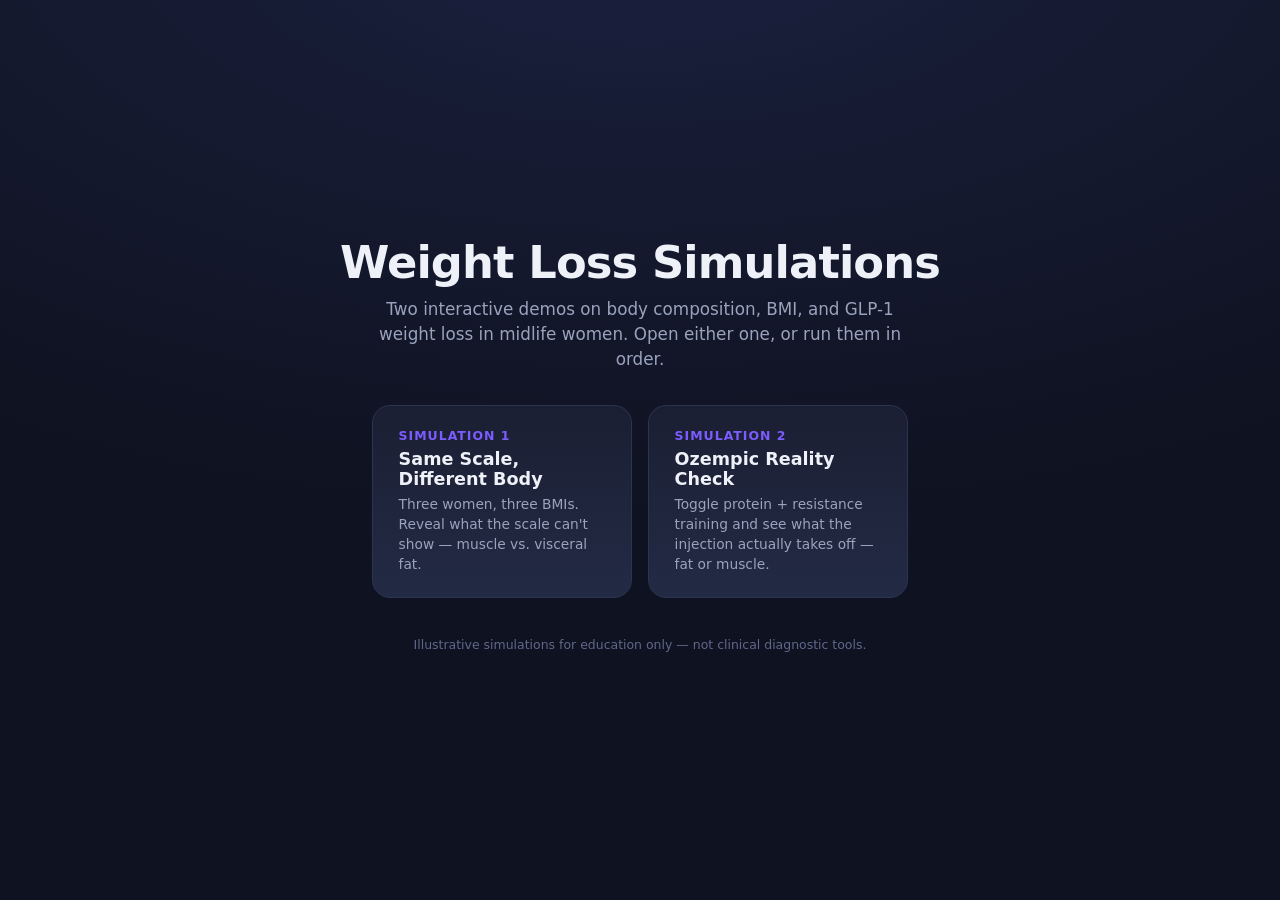
<file: index.html>
<!DOCTYPE html>
<html lang="en">
<head>
  <meta charset="UTF-8" />
  <meta name="viewport" content="width=device-width, initial-scale=1.0" />
  <title>Weight Loss Simulations — Demos</title>
  <style>
    :root {
      --bg: #0f1220;
      --text: #eef1f8;
      --muted: #9aa3bd;
      --accent: #7c5cff;
      --accent-2: #4e8cff;
    }
    * { box-sizing: border-box; }
    body {
      margin: 0;
      font-family: system-ui, -apple-system, "Segoe UI", Roboto, sans-serif;
      background: radial-gradient(1200px 600px at 50% -10%, #1b2140, var(--bg));
      color: var(--text);
      min-height: 100vh;
      display: grid;
      place-items: center;
    }
    .wrap {
      text-align: center;
      padding: 2.5rem 1.5rem;
      max-width: 760px;
    }
    h1 {
      margin: 0 0 .5rem;
      font-size: clamp(1.7rem, 4vw, 2.8rem);
      letter-spacing: -0.02em;
    }
    .sub {
      color: var(--muted);
      font-size: 1.05rem;
      line-height: 1.5;
      margin: 0 auto 2rem;
      max-width: 560px;
    }
    .links {
      display: flex;
      gap: 1rem;
      justify-content: center;
      flex-wrap: wrap;
    }
    .card {
      display: block;
      text-decoration: none;
      color: var(--text);
      background: linear-gradient(180deg, #1a1f33, #232a44);
      border: 1px solid #2c3454;
      border-radius: 18px;
      padding: 1.4rem 1.6rem;
      width: 260px;
      text-align: left;
      transition: transform .18s ease, border-color .18s ease, box-shadow .18s ease;
    }
    .card:hover {
      transform: translateY(-4px);
      border-color: var(--accent);
      box-shadow: 0 14px 34px rgba(124, 92, 255, .22);
    }
    .card .num {
      font-size: .78rem;
      font-weight: 700;
      letter-spacing: .08em;
      text-transform: uppercase;
      color: var(--accent);
      margin-bottom: .4rem;
    }
    .card .title {
      font-size: 1.1rem;
      font-weight: 700;
      margin-bottom: .35rem;
    }
    .card .desc {
      font-size: .86rem;
      color: var(--muted);
      line-height: 1.45;
    }
    .foot {
      margin-top: 2.4rem;
      color: #5f688a;
      font-size: .78rem;
    }
  </style>
</head>
<body>
  <main class="wrap">
    <h1>Weight Loss Simulations</h1>
    <p class="sub">
      Two interactive demos on body composition, BMI, and GLP-1 weight loss
      in midlife women. Open either one, or run them in order.
    </p>

    <div class="links">
      <a class="card" href="./sim1-bmi-reveal/">
        <div class="num">Simulation 1</div>
        <div class="title">Same Scale, Different Body</div>
        <div class="desc">
          Three women, three BMIs. Reveal what the scale can't show —
          muscle vs. visceral fat.
        </div>
      </a>

      <a class="card" href="./sim2-ozempic-toggle/">
        <div class="num">Simulation 2</div>
        <div class="title">Ozempic Reality Check</div>
        <div class="desc">
          Toggle protein + resistance training and see what the injection
          actually takes off — fat or muscle.
        </div>
      </a>
    </div>

    <p class="foot">Illustrative simulations for education only — not clinical diagnostic tools.</p>
  </main>
</body>
</html>
</file>
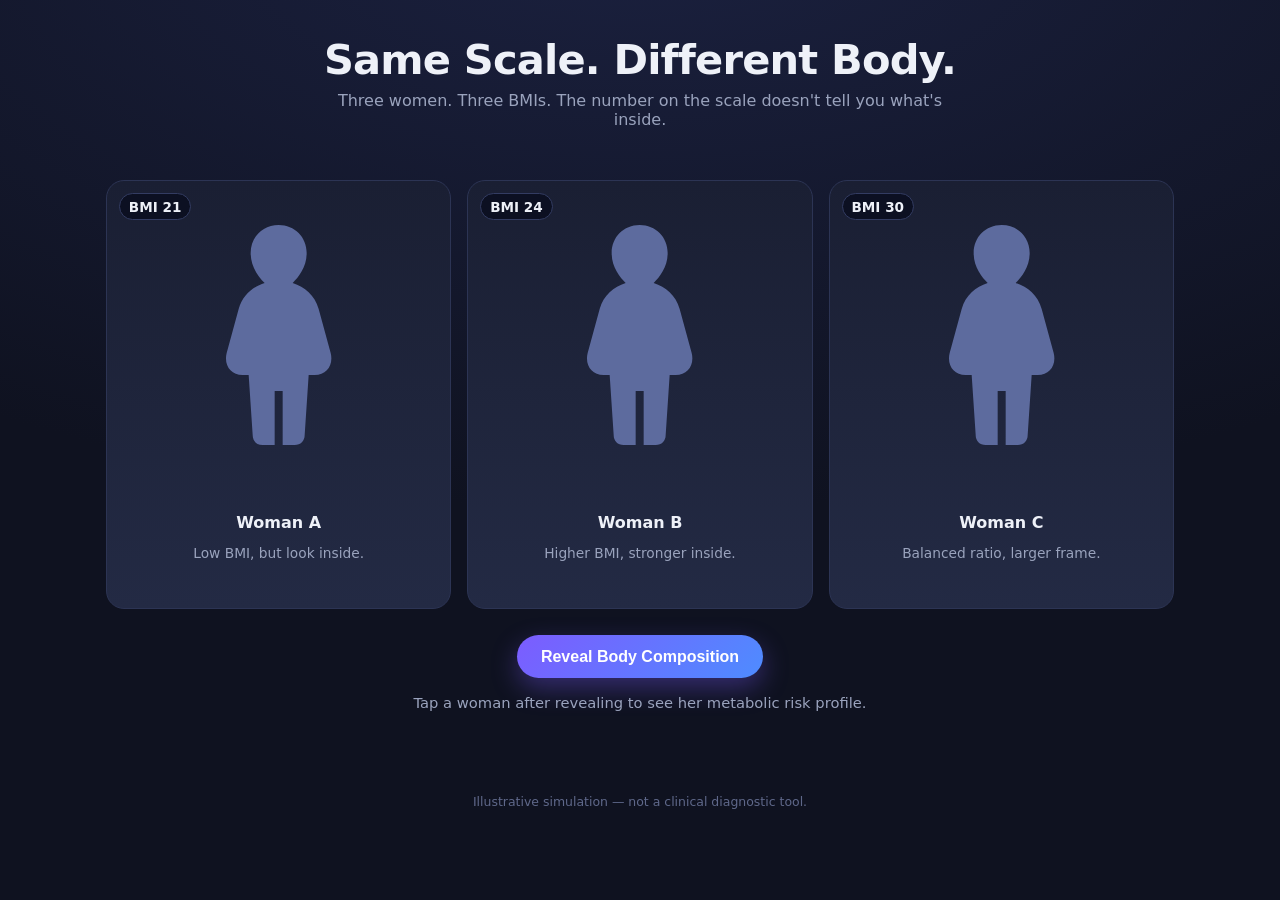
<file: sim1-bmi-reveal/index.html>
<!DOCTYPE html>
<html lang="en">
<head>
  <meta charset="UTF-8" />
  <meta name="viewport" content="width=device-width, initial-scale=1.0" />
  <title>Same Scale, Different Body — BMI Reveal</title>
  <link rel="stylesheet" href="style.css" />
</head>
<body>
  <header class="hero">
    <h1>Same Scale. Different Body.</h1>
    <p class="subtitle">
      Three women. Three BMIs. The number on the scale doesn't tell you what's inside.
    </p>
  </header>

  <main>
    <section class="cards" id="cards" aria-live="polite"></section>

    <div class="controls">
      <button id="revealBtn" class="btn primary">Reveal Body Composition</button>
      <button id="resetBtn" class="btn ghost" hidden>Reset</button>
    </div>

    <p class="hint" id="hint">Tap a woman after revealing to see her metabolic risk profile.</p>

    <section class="modal" id="modal" hidden role="dialog" aria-modal="true" aria-labelledby="modalTitle">
      <div class="modal-card">
        <button class="modal-close" id="modalClose" aria-label="Close">&times;</button>
        <h2 id="modalTitle"></h2>
        <p id="modalBmi" class="modal-bmi"></p>
        <div class="meters" id="modalMeters"></div>
        <p id="modalNote" class="modal-note"></p>
        <div class="risk" id="modalRisk"></div>
      </div>
    </section>
  </main>

  <footer class="foot">
    <span>Illustrative simulation — not a clinical diagnostic tool.</span>
  </footer>

  <script src="script.js"></script>
</body>
</html>
</file>
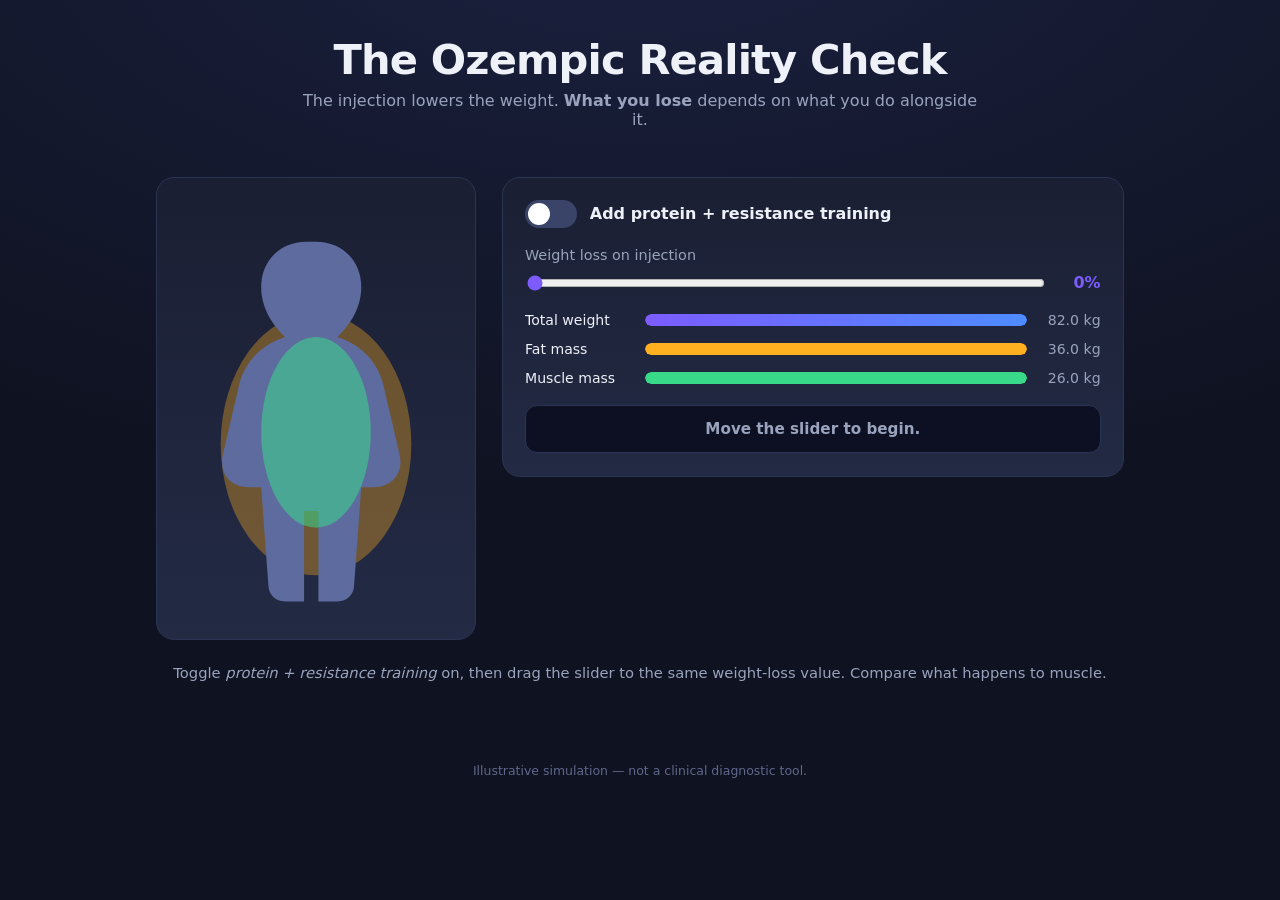
<file: sim2-ozempic-toggle/index.html>
<!DOCTYPE html>
<html lang="en">
<head>
  <meta charset="UTF-8" />
  <meta name="viewport" content="width=device-width, initial-scale=1.0" />
  <title>Ozempic Reality Check — Muscle Preservation Toggle</title>
  <link rel="stylesheet" href="style.css" />
</head>
<body>
  <header class="hero">
    <h1>The Ozempic Reality Check</h1>
    <p class="subtitle">
      The injection lowers the weight. <strong>What you lose</strong> depends on what you do alongside it.
    </p>
  </header>

  <main>
    <section class="stage">
      <div class="figure-wrap">
        <svg id="figure" viewBox="0 0 240 360" role="img" aria-label="Body composition figure"></svg>
      </div>

      <div class="panel">
        <div class="toggle-row">
          <label class="switch">
            <input type="checkbox" id="protectToggle" />
            <span class="slider"></span>
          </label>
          <span class="toggle-label" id="toggleLabel">Add protein + resistance training</span>
        </div>

        <div class="slider-row">
          <label for="lossSlider">Weight loss on injection</label>
          <input type="range" id="lossSlider" min="0" max="20" step="1" value="0" />
          <span class="loss-val" id="lossVal">0%</span>
        </div>

        <div class="meters">
          <div class="meter-row">
            <span>Total weight</span>
            <div class="meter-track"><div class="meter-fill weight" id="mWeight"></div></div>
            <span class="meter-val" id="vWeight">—</span>
          </div>
          <div class="meter-row">
            <span>Fat mass</span>
            <div class="meter-track"><div class="meter-fill fat" id="mFat"></div></div>
            <span class="meter-val" id="vFat">—</span>
          </div>
          <div class="meter-row">
            <span>Muscle mass</span>
            <div class="meter-track"><div class="meter-fill muscle" id="mMuscle"></div></div>
            <span class="meter-val" id="vMuscle">—</span>
          </div>
        </div>

        <div class="verdict" id="verdict">Move the slider to begin.</div>
      </div>
    </section>

    <p class="hint">
      Toggle <em>protein + resistance training</em> on, then drag the slider to the same weight-loss value.
      Compare what happens to muscle.
    </p>
  </main>

  <footer class="foot">
    <span>Illustrative simulation — not a clinical diagnostic tool.</span>
  </footer>

  <script src="script.js"></script>
</body>
</html>
</file>
<file: sim1-bmi-reveal/style.css>
:root {
  --bg: #0f1220;
  --panel: #1a1f33;
  --panel-2: #232a44;
  --text: #eef1f8;
  --muted: #9aa3bd;
  --accent: #7c5cff;
  --muscle: #39d98a;
  --visceral: #ff5470;
  --subcut: #ffb020;
  --danger: #ff5470;
  --ok: #39d98a;
  --warn: #ffb020;
}

* { box-sizing: border-box; }

body {
  margin: 0;
  font-family: system-ui, -apple-system, "Segoe UI", Roboto, sans-serif;
  background: radial-gradient(1200px 600px at 50% -10%, #1b2140, var(--bg));
  color: var(--text);
  min-height: 100vh;
}

.hero {
  text-align: center;
  padding: 2.2rem 1rem 0.6rem;
}
.hero h1 {
  margin: 0 0 0.4rem;
  font-size: clamp(1.6rem, 3.5vw, 2.6rem);
  letter-spacing: -0.02em;
}
.subtitle {
  color: var(--muted);
  max-width: 640px;
  margin: 0 auto;
  font-size: 1rem;
}

main { max-width: 1100px; margin: 0 auto; padding: 1.4rem 1rem 3rem; }

.cards {
  display: grid;
  grid-template-columns: repeat(3, 1fr);
  gap: 1rem;
  margin-top: 1.2rem;
}
@media (max-width: 760px) {
  .cards { grid-template-columns: 1fr; }
}

.card {
  background: linear-gradient(180deg, var(--panel), var(--panel-2));
  border: 1px solid #2c3454;
  border-radius: 18px;
  padding: 1rem;
  text-align: center;
  position: relative;
  transition: transform .2s ease, border-color .2s ease, box-shadow .2s ease;
}
.card.clickable { cursor: pointer; }
.card.clickable:hover {
  transform: translateY(-4px);
  border-color: var(--accent);
  box-shadow: 0 12px 30px rgba(124, 92, 255, .18);
}

.bmi-badge {
  position: absolute;
  top: 12px;
  left: 12px;
  background: #0c1022;
  border: 1px solid #333c62;
  color: var(--text);
  font-weight: 700;
  font-size: .85rem;
  padding: .3rem .55rem;
  border-radius: 999px;
}

.fig {
  width: 100%;
  height: 300px;
  display: block;
  margin: .4rem auto 0.6rem;
}

.name {
  font-weight: 700;
  margin: .2rem 0 .1rem;
}
.caption {
  color: var(--muted);
  font-size: .86rem;
  min-height: 2.4em;
  padding: 0 .3rem;
}

/* silhouette layers */
.layer { transition: opacity .7s ease; }
.l-muscle, .l-subcut, .l-visceral { opacity: 0; }

.revealed .l-body { opacity: .10; }
.revealed .l-muscle { opacity: .85; }
.revealed .l-subcut { opacity: .55; }
.revealed .l-visceral { opacity: .95; }

.controls {
  display: flex;
  gap: .8rem;
  justify-content: center;
  margin-top: 1.6rem;
  flex-wrap: wrap;
}

.btn {
  border: none;
  border-radius: 999px;
  padding: .8rem 1.5rem;
  font-size: 1rem;
  font-weight: 700;
  cursor: pointer;
  transition: transform .12s ease, opacity .2s ease, background .2s ease;
}
.btn:active { transform: scale(.97); }
.btn.primary {
  background: linear-gradient(135deg, var(--accent), #4e8cff);
  color: white;
  box-shadow: 0 10px 26px rgba(124, 92, 255, .35);
}
.btn.ghost {
  background: transparent;
  color: var(--text);
  border: 1px solid #3a4468;
}

.hint {
  text-align: center;
  color: var(--muted);
  margin-top: 1rem;
  font-size: .92rem;
  min-height: 1.4em;
}

/* Modal */
.modal {
  position: fixed;
  inset: 0;
  background: rgba(5, 7, 15, .72);
  backdrop-filter: blur(4px);
  display: grid;
  place-items: center;
  padding: 1rem;
  z-index: 50;
}
.modal[hidden] { display: none; }

.modal-card {
  width: min(560px, 100%);
  background: linear-gradient(180deg, #1c2240, #141830);
  border: 1px solid #333c62;
  border-radius: 20px;
  padding: 1.4rem 1.4rem 1.6rem;
  position: relative;
  animation: pop .25s ease;
}
@keyframes pop {
  from { transform: scale(.94); opacity: 0; }
  to { transform: scale(1); opacity: 1; }
}

.modal-close {
  position: absolute;
  top: 10px;
  right: 12px;
  background: none;
  border: none;
  color: var(--muted);
  font-size: 1.7rem;
  cursor: pointer;
  line-height: 1;
}
.modal-close:hover { color: var(--text); }

.modal-card h2 { margin: 0 0 .2rem; font-size: 1.3rem; }
.modal-bmi { color: var(--accent); font-weight: 700; margin: 0 0 1rem; }

.meters { display: grid; gap: .75rem; margin-bottom: 1rem; }
.meter-row { display: grid; grid-template-columns: 130px 1fr 46px; align-items: center; gap: .6rem; font-size: .88rem; }
.meter-track {
  height: 10px;
  background: #0c1022;
  border-radius: 999px;
  overflow: hidden;
}
.meter-fill { height: 100%; border-radius: 999px; width: 0; transition: width .8s ease; }
.meter-fill.muscle { background: var(--muscle); }
.meter-fill.visceral { background: var(--visceral); }
.meter-fill.subcut { background: var(--subcut); }
.meter-val { text-align: right; color: var(--muted); }

.modal-note { color: var(--muted); font-size: .92rem; line-height: 1.5; margin: 0 0 1rem; }

.risk {
  font-weight: 700;
  padding: .7rem 1rem;
  border-radius: 12px;
  text-align: center;
  font-size: .95rem;
}
.risk.low { background: rgba(57, 217, 138, .14); color: var(--ok); border: 1px solid rgba(57,217,138,.4); }
.risk.moderate { background: rgba(255, 176, 32, .14); color: var(--warn); border: 1px solid rgba(255,176,32,.4); }
.risk.high { background: rgba(255, 84, 112, .14); color: var(--danger); border: 1px solid rgba(255,84,112,.4); }

.foot {
  text-align: center;
  color: #5f688a;
  font-size: .78rem;
  padding: 1rem 1rem 2rem;
}
</file>
<file: sim2-ozempic-toggle/style.css>
:root {
  --bg: #0f1220;
  --panel: #1a1f33;
  --panel-2: #232a44;
  --text: #eef1f8;
  --muted: #9aa3bd;
  --accent: #7c5cff;
  --muscle: #39d98a;
  --fat: #ffb020;
  --danger: #ff5470;
  --ok: #39d98a;
  --warn: #ffb020;
}

* { box-sizing: border-box; }

body {
  margin: 0;
  font-family: system-ui, -apple-system, "Segoe UI", Roboto, sans-serif;
  background: radial-gradient(1200px 600px at 50% -10%, #1b2140, var(--bg));
  color: var(--text);
  min-height: 100vh;
}

.hero { text-align: center; padding: 2.2rem 1rem 0.6rem; }
.hero h1 {
  margin: 0 0 0.4rem;
  font-size: clamp(1.6rem, 3.5vw, 2.6rem);
  letter-spacing: -0.02em;
}
.subtitle { color: var(--muted); max-width: 680px; margin: 0 auto; font-size: 1rem; }

main { max-width: 1000px; margin: 0 auto; padding: 1.4rem 1rem 3rem; }

.stage {
  display: grid;
  grid-template-columns: 320px 1fr;
  gap: 1.6rem;
  align-items: start;
  margin-top: 1rem;
}
@media (max-width: 780px) {
  .stage { grid-template-columns: 1fr; }
}

.figure-wrap {
  background: linear-gradient(180deg, var(--panel), var(--panel-2));
  border: 1px solid #2c3454;
  border-radius: 18px;
  padding: 1rem;
}
#figure { width: 100%; height: auto; display: block; }

.panel {
  background: linear-gradient(180deg, var(--panel), var(--panel-2));
  border: 1px solid #2c3454;
  border-radius: 18px;
  padding: 1.4rem;
}

.toggle-row {
  display: flex;
  align-items: center;
  gap: .8rem;
  margin-bottom: 1.2rem;
  font-weight: 600;
}
.switch { position: relative; display: inline-block; width: 52px; height: 28px; flex-shrink: 0; }
.switch input { opacity: 0; width: 0; height: 0; }
.slider {
  position: absolute; cursor: pointer; inset: 0;
  background: #3a4468; border-radius: 999px; transition: .25s;
}
.slider::before {
  content: ""; position: absolute; height: 22px; width: 22px;
  left: 3px; bottom: 3px; background: white; border-radius: 50%; transition: .25s;
}
.switch input:checked + .slider { background: var(--muscle); }
.switch input:checked + .slider::before { transform: translateX(24px); }

.slider-row {
  display: grid;
  grid-template-columns: 1fr auto;
  align-items: center;
  gap: .6rem;
  margin-bottom: 1.2rem;
}
.slider-row label { grid-column: 1 / -1; color: var(--muted); font-size: .9rem; }
input[type="range"] {
  width: 100%;
  accent-color: var(--accent);
  cursor: pointer;
}
.loss-val { font-weight: 700; color: var(--accent); min-width: 3rem; text-align: right; }

.meters { display: grid; gap: .8rem; margin-bottom: 1.2rem; }
.meter-row { display: grid; grid-template-columns: 110px 1fr 64px; align-items: center; gap: .6rem; font-size: .88rem; }
.meter-track { height: 12px; background: #0c1022; border-radius: 999px; overflow: hidden; }
.meter-fill { height: 100%; border-radius: 999px; width: 0; transition: width .35s ease; }
.meter-fill.weight { background: linear-gradient(90deg, #7c5cff, #4e8cff); }
.meter-fill.fat { background: var(--fat); }
.meter-fill.muscle { background: var(--muscle); }
.meter-val { text-align: right; color: var(--muted); font-variant-numeric: tabular-nums; }

.verdict {
  padding: .9rem 1rem;
  border-radius: 12px;
  text-align: center;
  font-weight: 700;
  font-size: .95rem;
  background: #0c1022;
  color: var(--muted);
  border: 1px solid #2c3454;
  transition: all .25s ease;
}
.verdict.ok { background: rgba(57,217,138,.14); color: var(--ok); border-color: rgba(57,217,138,.4); }
.verdict.warn { background: rgba(255,176,32,.14); color: var(--warn); border-color: rgba(255,176,32,.4); }
.verdict.danger { background: rgba(255,84,112,.14); color: var(--danger); border-color: rgba(255,84,112,.4); }

.hint {
  text-align: center;
  color: var(--muted);
  margin-top: 1.4rem;
  font-size: .92rem;
  line-height: 1.5;
}

.foot { text-align: center; color: #5f688a; font-size: .78rem; padding: 1rem 1rem 2rem; }
</file>
